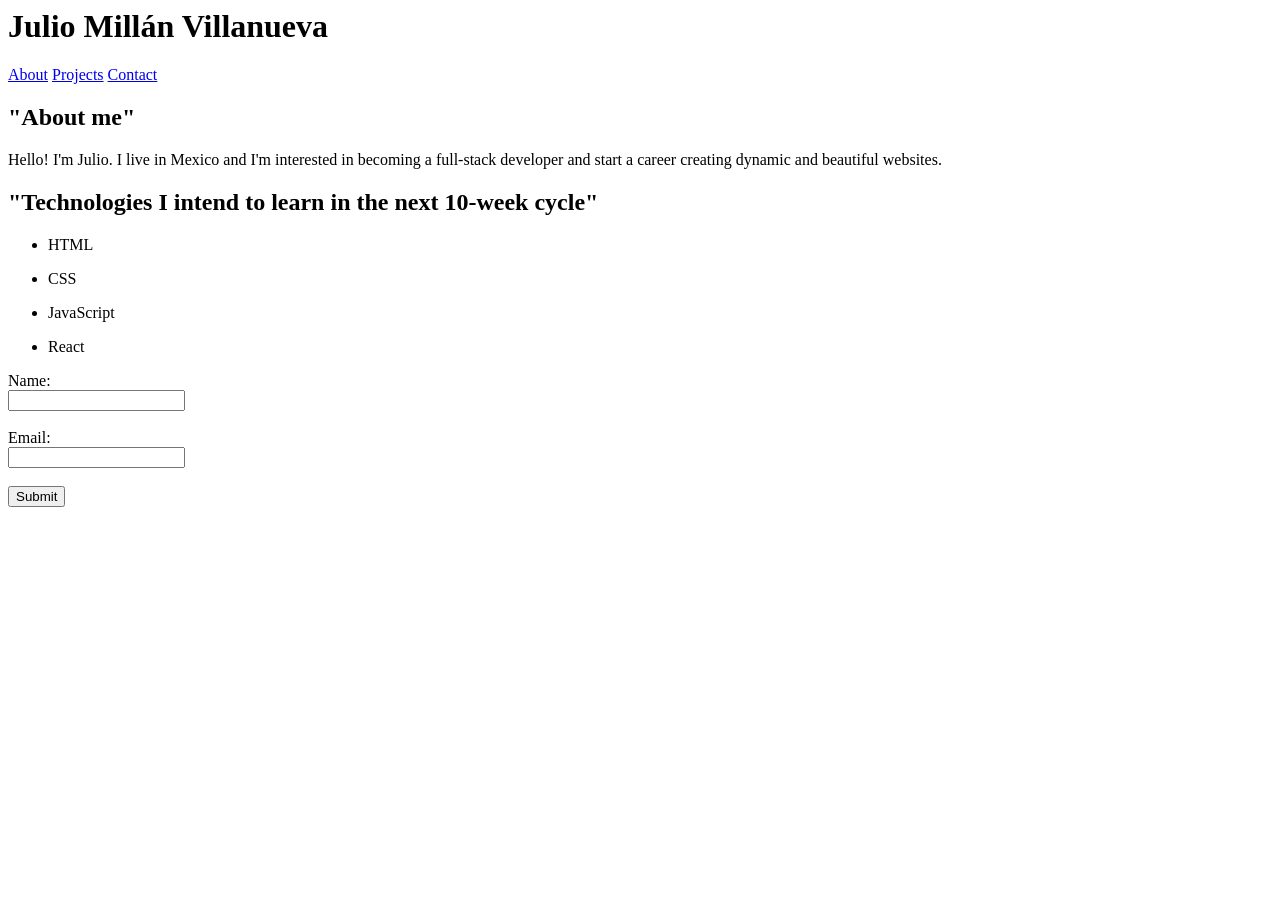
<file: index.html>
<html>
<main>
    <head>
        
    </head>
    <header>
        <h1>Julio Millán Villanueva</h1>
        <nav>
            <a href="#about">About</a>
            <a href="#projects">Projects</a>
            <a href="#contact">Contact</a>
        </nav>
    </header>
    <article>
        <h2>
            "About me"
        </h2>
        <p>
            Hello! I'm Julio. I live in Mexico and I'm interested in becoming a full-stack developer and start a career creating dynamic and beautiful websites.
        </p>
    </article>
    <section>
        <h2>
            "Technologies I intend to learn in the next 10-week cycle"
        </h2>
        <ul>
            <li>
                <p>
                    HTML
                </p>
            </li>
            <li>
                <p>
                    CSS
                </p>
            </li>
            <li>
                <p>
                    JavaScript
                </p>
            </li>
            <li>
                <p>
                    React
                </p>
            </li>
        </ul>
    </section>
    <form>      
         Name:<br>
         <input type="text"><br><br>
         Email:<br>
         <input type="email"><br><br>
        <button type="submit">Submit</button>
    </form>
</main>
</html>
</file>
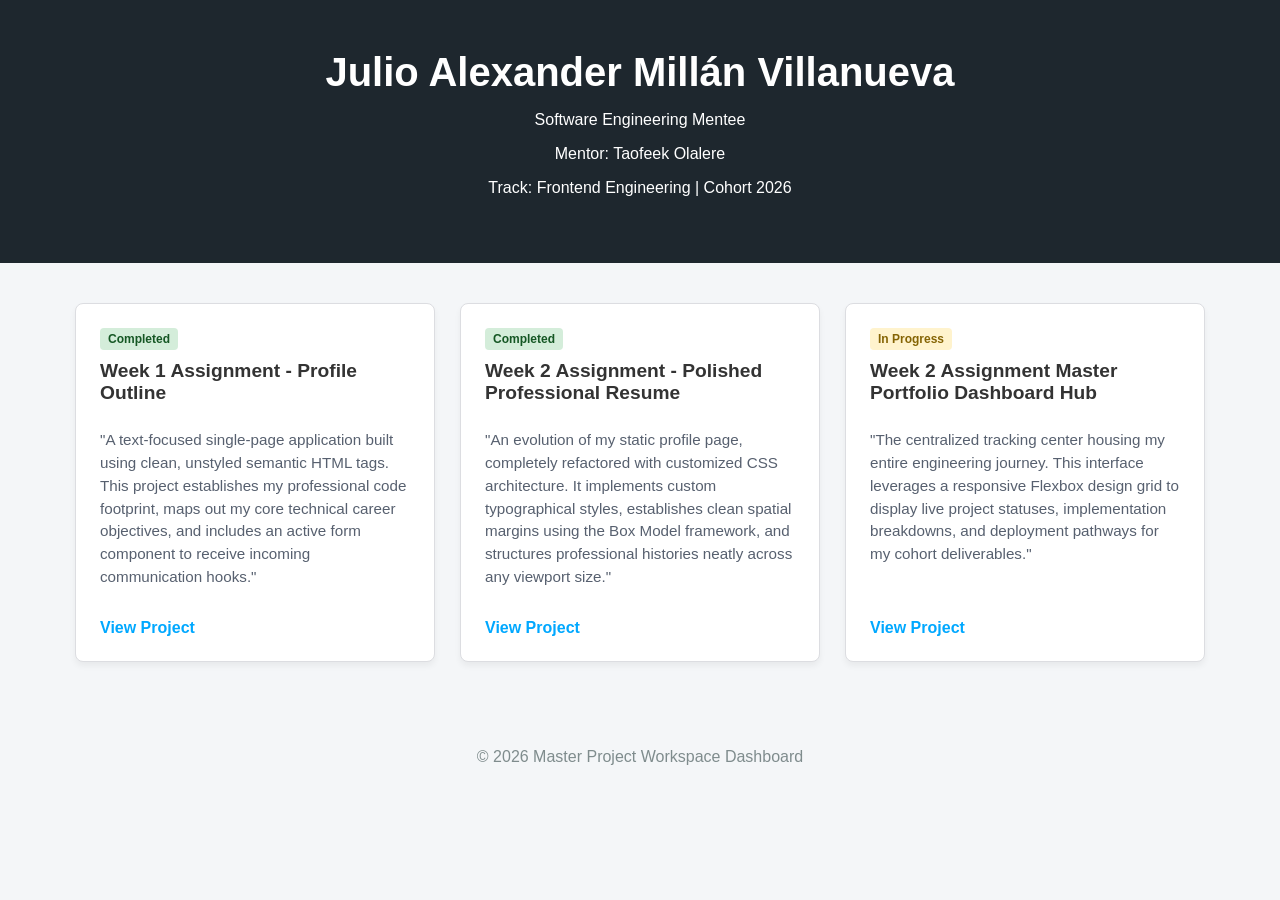
<file: techricity-project-hub/index.html>
<!DOCTYPE html>
<html lang="en">
<head>
    <meta charset="UTF-8">
    <meta name="viewport" content="width=device-width, initial-scale=1.0">
    <title>Master Mentorship Project Hub</title>
    <link rel="stylesheet" href="style.css">
</head>
<body>
    <header class="hero-section">
        <h1>Julio Alexander Millán Villanueva</h1>
        <p class="role">Software Engineering Mentee</p>
        <p class="mentor">Mentor: Taofeek Olalere</p>
        <p class="track-data">Track: Frontend Engineering | Cohort 2026</p>
    </header>
    
    <main>
        <div class="flex-grid-wrapper">
            
            <div class="card">
                <div class="card-header">
                    <span class="status status-completed">Completed</span>
                    <h3>Week 1 Assignment - Profile Outline</h3>
                </div>
                <p>"A text-focused single-page application built using clean, unstyled semantic HTML tags. This project establishes my professional code footprint, maps out my core technical career objectives, and includes an active form component to receive incoming communication hooks."</p>
                <a href="https://juliomillan.github.io/techricity-profile/techricity-profile/" target="_blank">View Project</a>
            </div>

            <div class="card">
                <div class="card-header">
                    <span class="status status-completed">Completed</span>
                    <h3>Week 2 Assignment - Polished Professional Resume</h3>
                </div>
                <p>"An evolution of my static profile page, completely refactored with customized CSS architecture. It implements custom typographical styles, establishes clean spatial margins using the Box Model framework, and structures professional histories neatly across any viewport size."</p>
                <a href="https://juliomillan.github.io/techricity-profile/techricity-resume2/" target="_blank">View Project</a>
            </div>

            <div class="card">
                <div class="card-header">
                    <span class="status status-progress">In Progress</span>
                    <h3>Week 2 Assignment Master Portfolio Dashboard Hub</h3>
                </div>
                <p>"The centralized tracking center housing my entire engineering journey. This interface leverages a responsive Flexbox design grid to display live project statuses, implementation breakdowns, and deployment pathways for my cohort deliverables."</p>
                <a href="https://[your-username].github.io/techrity-project-hub/" target="_blank">View Project</a>
            </div>

        </div>
    </main>

    <footer>
        <p>&copy; 2026 Master Project Workspace Dashboard</p>
    </footer>
</body>
</html>
</file>
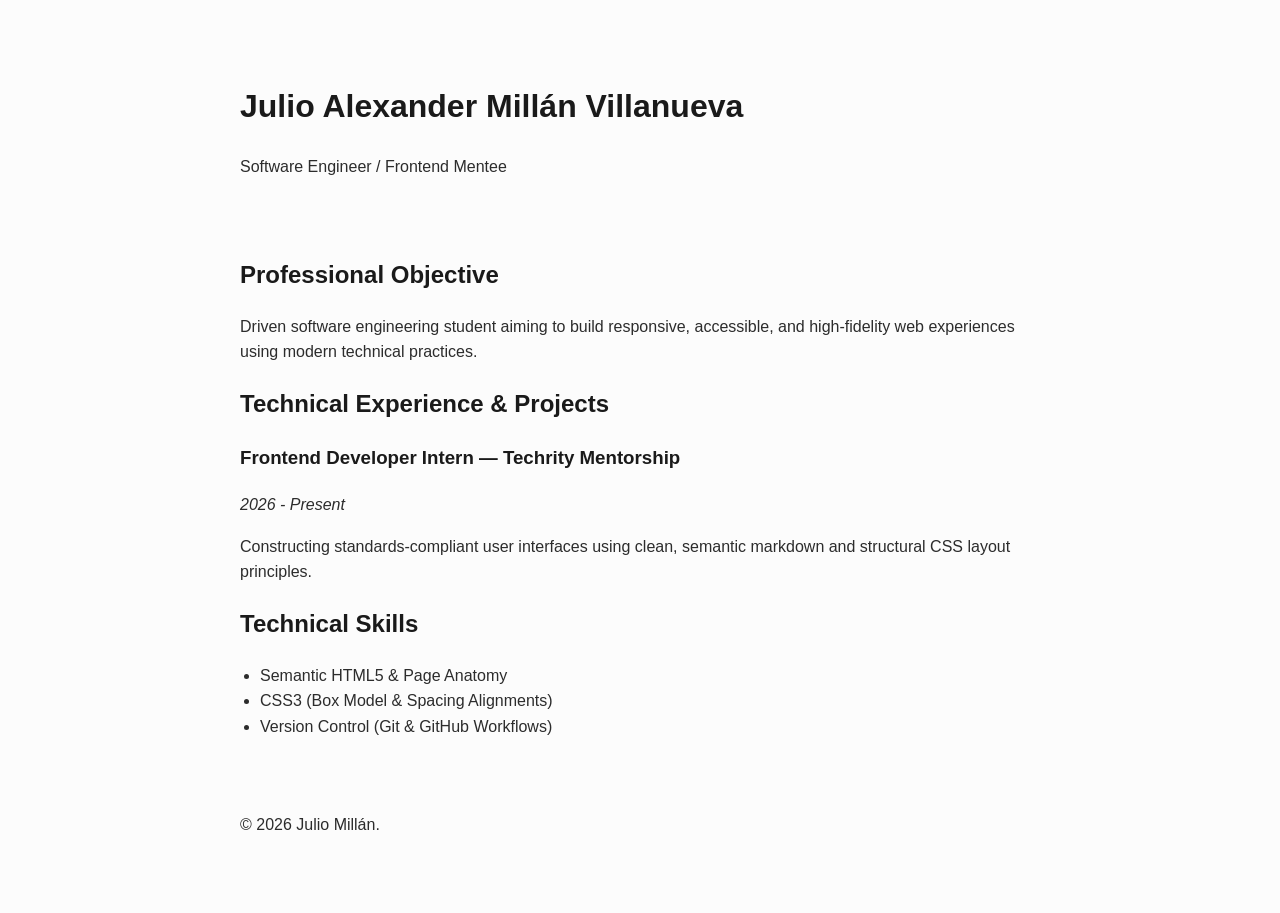
<file: techricity-resume/index.html>
<!DOCTYPE html>
<html lang="en">
<head>
    <meta charset="UTF-8">
    <meta name="viewport" content="width=device-width, initial-scale=1.0">
    <title>Professional Developer Resume</title>
    <link rel="stylesheet" href="style.css">
</head>
<body>
    <header>
        <h1>Julio Alexander Millán Villanueva</h1>
        <p>Software Engineer / Frontend Mentee</p>
    </header>

    <main>
        <section id="objective">
            <h2>Professional Objective</h2>
            <p>Driven software engineering student aiming to build responsive, accessible, and high-fidelity web experiences using modern technical practices.</p>
        </section>

        <section id="experience">
            <h2>Technical Experience & Projects</h2>
            <h3>Frontend Developer Intern — Techrity Mentorship</h3>
            <p><em>2026 - Present</em></p>
            <p>Constructing standards-compliant user interfaces using clean, semantic markdown and structural CSS layout principles.</p>
        </section>

        <section id="skills">
            <h2>Technical Skills</h2>
            <ul>
                <li>Semantic HTML5 & Page Anatomy</li>
                <li>CSS3 (Box Model & Spacing Alignments)</li>
                <li>Version Control (Git & GitHub Workflows)</li>
            </ul>
        </section>
    </main>

    <footer>
        <p>&copy; 2026 Julio Millán.</p>
    </footer>
</body>
</html>
</file>
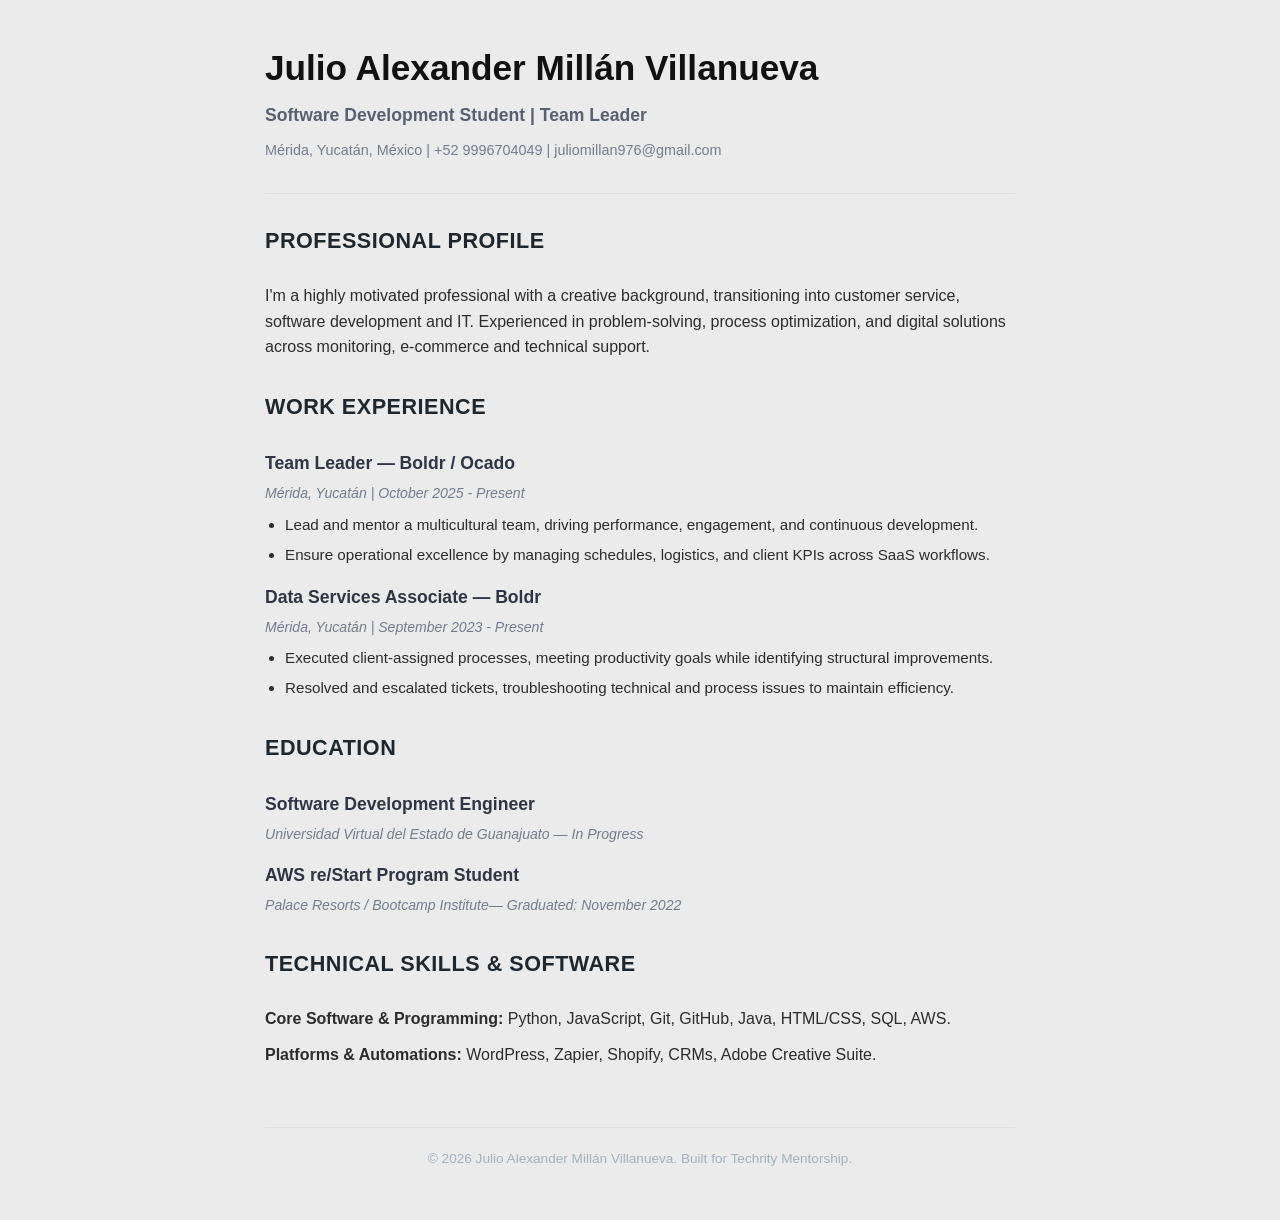
<file: techricity-resume2/index.html>
<!DOCTYPE html>
<html lang="en">
<head>
    <meta charset="UTF-8">
    <meta name="viewport" content="width=device-width, initial-scale=1.0">
    <title>CV - Julio Alexander Millán Villanueva</title>
    <link rel="stylesheet" href="style.css">
</head>
<body>
    <header>
        <h1>Julio Alexander Millán Villanueva</h1>
        <p class="subtitle">Software Development Student | Team Leader</p>
        <p class="contact-info">Mérida, Yucatán, México | +52 9996704049 | juliomillan976@gmail.com </p>
    </header>

    <main>
        <section id="profile">
            <h2>Professional Profile</h2>
            <p>I'm a highly motivated professional with a creative background, transitioning into customer service, software development and IT. Experienced in problem-solving, process optimization, and digital solutions across monitoring, e-commerce and technical support.</p>
        </section>

        <section id="experience">
            <h2>Work Experience</h2>
            
            <div class="job">
                <h3>Team Leader — Boldr / Ocado </h3>
                <p class="meta">Mérida, Yucatán | October 2025 - Present </p>
                <ul>
                    <li>Lead and mentor a multicultural team, driving performance, engagement, and continuous development.</li>
                    <li>Ensure operational excellence by managing schedules, logistics, and client KPIs across SaaS workflows.</li>
                </ul>
            </div>

            <div class="job">
                <h3>Data Services Associate — Boldr</h3>
                <p class="meta">Mérida, Yucatán | September 2023 - Present</p>
                <ul>
                    <li>Executed client-assigned processes, meeting productivity goals while identifying structural improvements.</li>
                    <li>Resolved and escalated tickets, troubleshooting technical and process issues to maintain efficiency.</li>
                </ul>
            </div>
        </section>

        <section id="education">
            <h2>Education</h2>
            
            <div class="edu-item">
                <h3>Software Development Engineer</h3>
                <p class="meta">Universidad Virtual del Estado de Guanajuato — In Progress</p>
            </div>

            <div class="edu-item">
                <h3>AWS re/Start Program Student</h3>
                <p class="meta">Palace Resorts / Bootcamp Institute— Graduated: November 2022</p>
            </div>
        </section>

        <section id="skills">
            <h2>Technical Skills & Software</h2>
            <p><strong>Core Software & Programming:</strong> Python, JavaScript, Git, GitHub, Java, HTML/CSS, SQL, AWS.</p>
            <p><strong>Platforms & Automations:</strong> WordPress, Zapier, Shopify, CRMs, Adobe Creative Suite.</p>
        </section>
    </main>

    <footer>
        <p>&copy; 2026 Julio Alexander Millán Villanueva. Built for Techrity Mentorship.</p>
    </footer>
</body>
</html>
</file>
<file: techricity-project-hub/style.css>
* {
    box-sizing: border-box;
}

body {
    background-color: #f4f6f8;
    color: #333333;
    font-family: 'Segoe UI', Tahoma, Geneva, Verdana, sans-serif;
    margin: 0;
    padding: 0;
}

/* Hero Section Style */
.hero-section {
    background-color: #1e272e;
    color: #ffffff;
    text-align: center;
    padding: 50px 20px;
}

.hero-section h1 {
    margin: 0 0 10px 0;
    font-size: 2.5rem;
}

/* Flexbox Layout Configuration */
.flex-grid-wrapper {
    display: flex;
    flex-wrap: wrap;
    justify-content: center;
    gap: 25px;
    padding: 40px 20px;
    max-width: 1200px;
    margin: 0 auto;
}

/* Card Module Style */
.card {
    background: #ffffff;
    border: 1px solid #dcdde1;
    border-radius: 8px;
    padding: 24px;
    width: 100%;
    max-width: 360px;
    display: flex;
    flex-direction: column;
    justify-content: space-between;
    box-shadow: 0 4px 6px rgba(0, 0, 0, 0.05);
    
    /* Smoothly animate changes over 0.3 seconds */
    transition: transform 0.3s ease, box-shadow 0.3s ease, border-color 0.3s ease;
}

.card:hover {
    transform: translateY(-5px); 
    box-shadow: 0 8px 16px rgba(0, 0, 0, 0.1); 
    border-color: #00a8ff; 
}

.card h3 {
    margin: 10px 0;
    font-size: 1.2rem;
}

.card p {
    font-size: 0.95rem;
    color: #57606f;
    line-height: 1.5;
    flex-grow: 1;
}

.card a {
    display: inline-block;
    margin-top: 15px;
    color: #00a8ff;
    text-decoration: none;
    font-weight: bold;
}

/* Status Tags */
.status {
    display: inline-block;
    padding: 4px 8px;
    border-radius: 4px;
    font-size: 0.75rem;
    font-weight: bold;
}

.status-completed {
    background-color: #d4edda;
    color: #155724;
}

.status-progress {
    background-color: #fff3cd;
    color: #856404;
}

footer {
    text-align: center;
    padding: 30px;
    color: #7f8c8d;
}
</file>
<file: techricity-resume/style.css>
body {
    background-color: #fcfcfc;
    color: #2c2c2c;
    font-family: Arial, Helvetica, sans-serif;
    line-height: 1.6;
    margin: 0;
    padding: 40px 20px;
}

header, main, footer {
    max-width: 800px;
    margin: 0 auto;
    padding: 20px 0;
}

h1, h2, h3 {
    color: #1a1a1a;
}

ul {
    padding-left: 20px;
}
</file>
<file: techricity-resume2/style.css>
/* Paleta de colores profesional: Texto carbón oscuro sobre fondo blanquecino limpio [cite: 20] */
body {
    background-color: #ebebeb; /* Fondo blanco*/
    color: #2c2c2c; /* Carbon */
    font-family: 'Segoe UI', Arial, sans-serif;
    line-height: 1.6;
    margin: 0;
    padding: 40px 20px;
}

header, main, footer {
    max-width: 750px;
    margin: 0 auto;
}

header {
    border-bottom: 1px solid #e0e0e0;
    padding-bottom: 20px;
    margin-bottom: 30px;
}

h1 {
    font-size: 2.2rem;
    color: #111111;
    margin: 0 0 5px 0;
}

h2 {
    font-size: 1.35rem;
    color: #1e272e;
    border-bottom: 1px solid #eaeaea;
    padding-bottom: 6px;
    margin-top: 30px;
    text-transform: uppercase;
    letter-spacing: 0.5px;
}

h3 {
    font-size: 1.1rem;
    color: #2f3542;
    margin: 15px 0 5px 0;
}

p {
    margin: 0 0 10px 0;
}

.subtitle {
    font-weight: 600;
    color: #57606f;
    font-size: 1.1rem;
}

.contact-info {
    font-size: 0.9rem;
    color: #747d8c;
}

.meta {
    font-size: 0.88rem;
    font-style: italic;
    color: #747d8c;
    margin-bottom: 8px;
}

ul {
    margin: 0 0 15px 0;
    padding-left: 20px;
}

li {
    margin-bottom: 6px;
    font-size: 0.95rem;
}

footer {
    text-align: center;
    font-size: 0.85rem;
    color: #a4b0be;
    margin-top: 60px;
    padding-top: 20px;
    border-top: 1px solid #e0e0e0;
}
</file>
